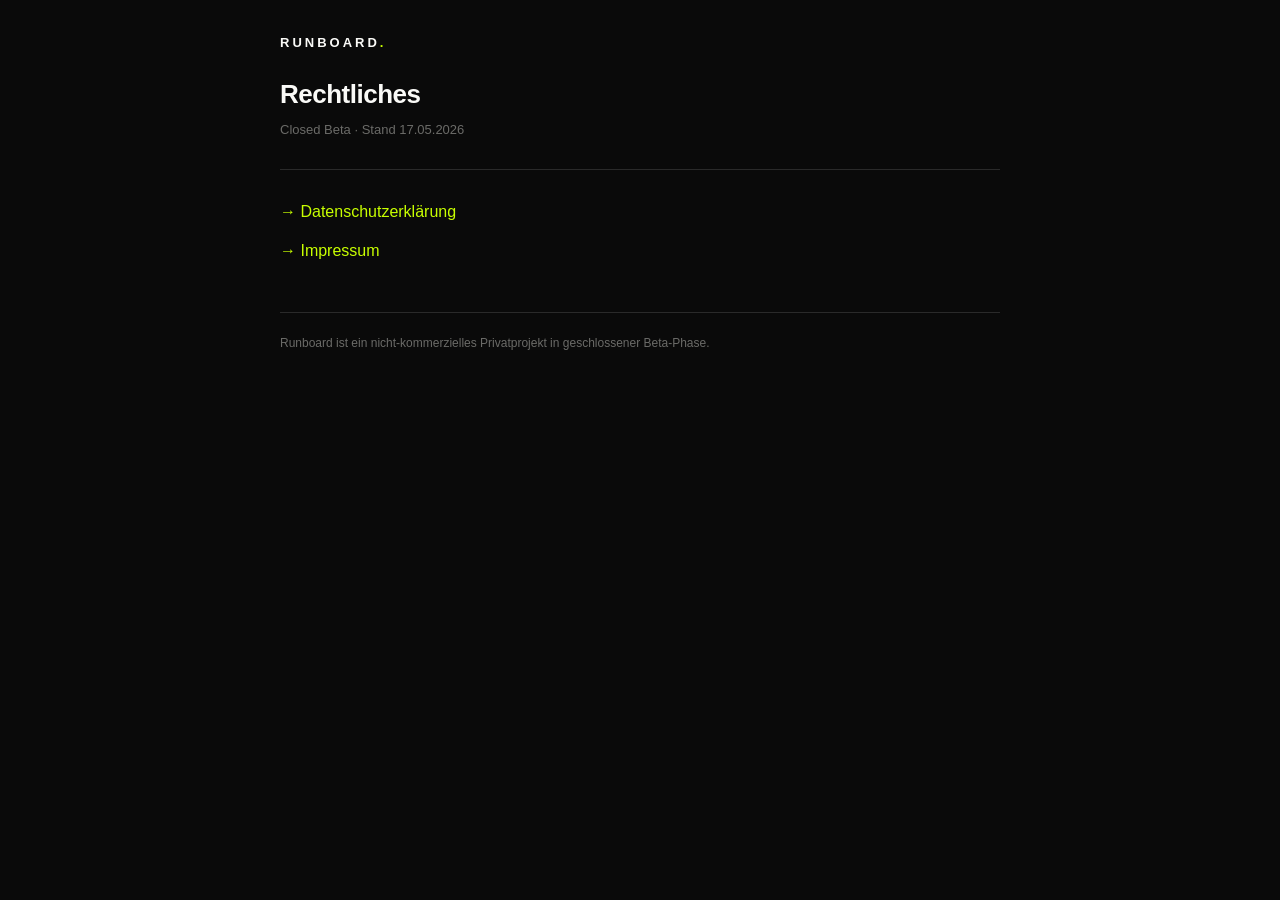
<file: index.html>
<!DOCTYPE html>
<html lang="de">
<head>
<meta charset="UTF-8" />
<meta name="viewport" content="width=device-width, initial-scale=1" />
<meta name="robots" content="noindex" />
<title>Runboard — Rechtliches</title>
<link rel="stylesheet" href="styles.css" />
</head>
<body>
<div class="wrap">
  <div class="brand">RUNBOARD<span class="dot">.</span></div>
  <h1>Rechtliches</h1>
  <p class="meta">Closed Beta · Stand 17.05.2026</p>
  <hr />
  <p><a href="privacy.html">→ Datenschutzerklärung</a></p>
  <p><a href="impressum.html">→ Impressum</a></p>
  <div class="footer">
    Runboard ist ein nicht-kommerzielles Privatprojekt in geschlossener Beta-Phase.
  </div>
</div>
</body>
</html>
</file>
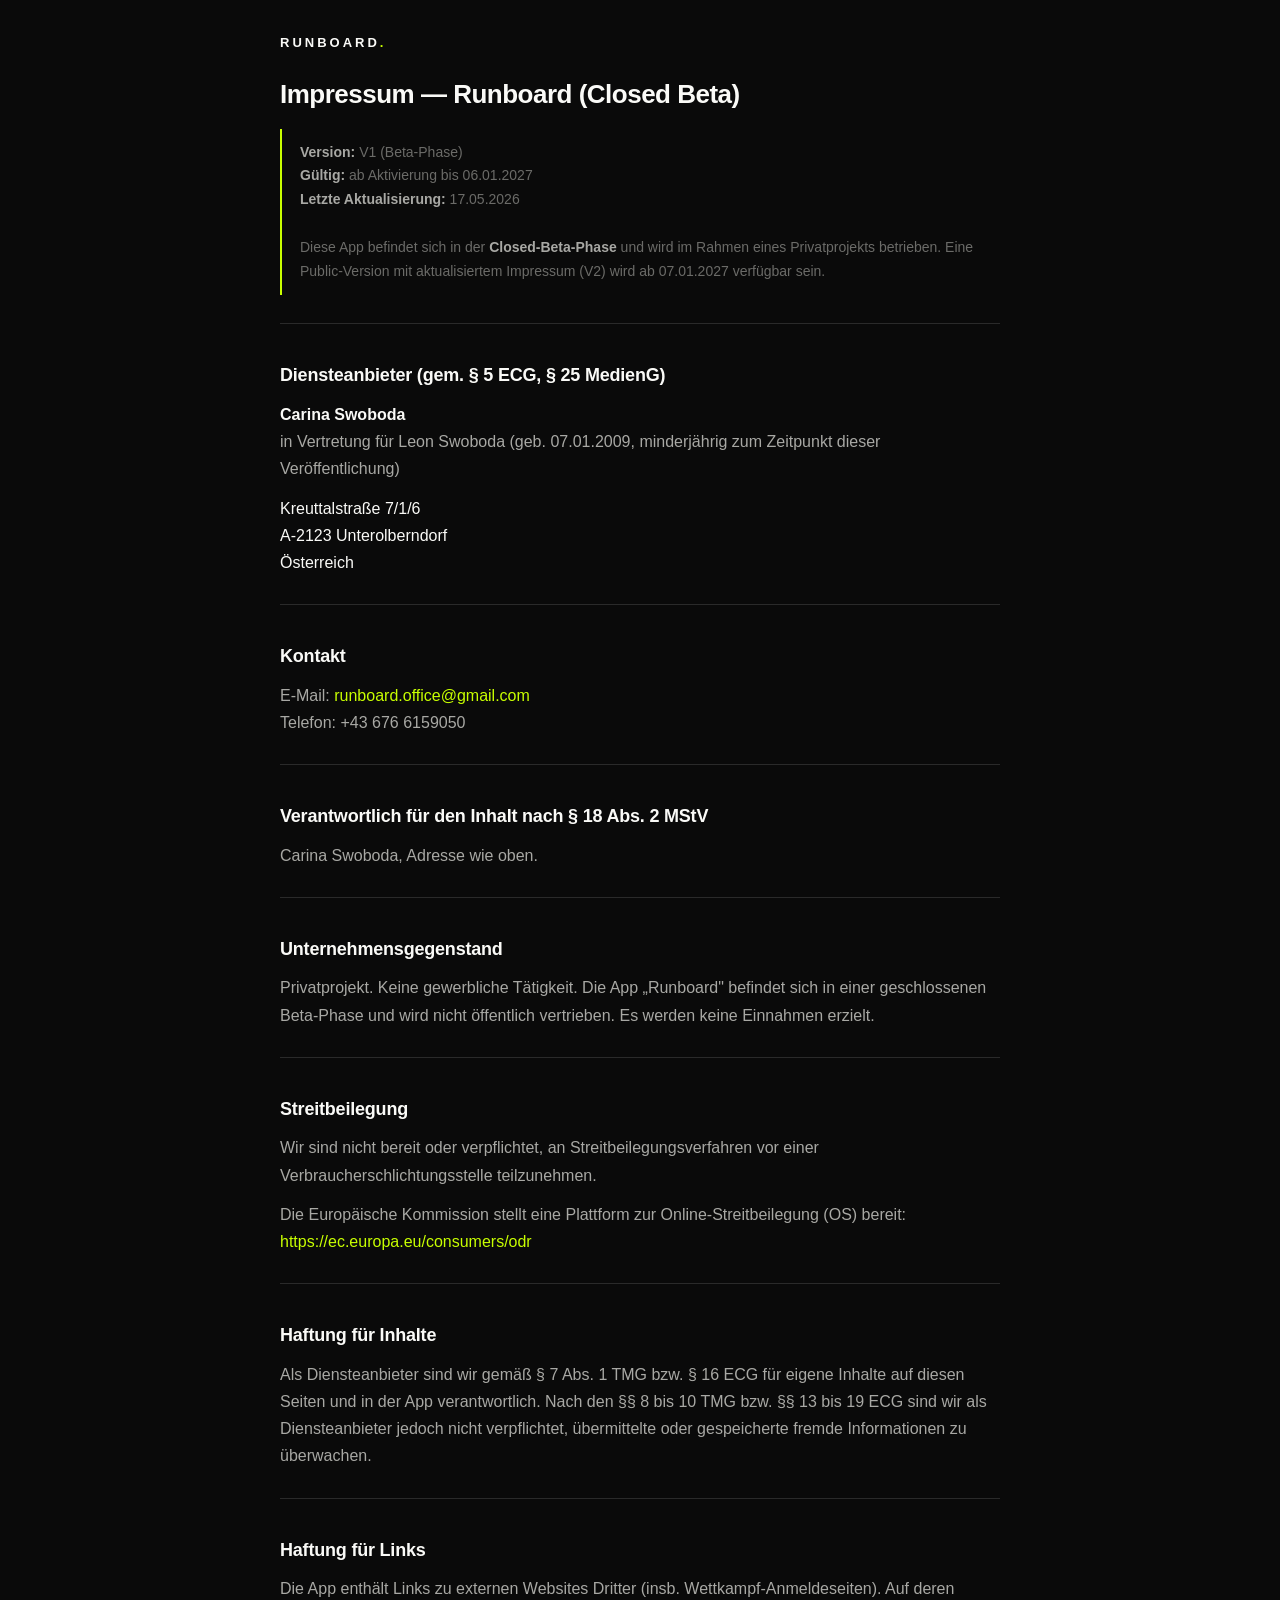
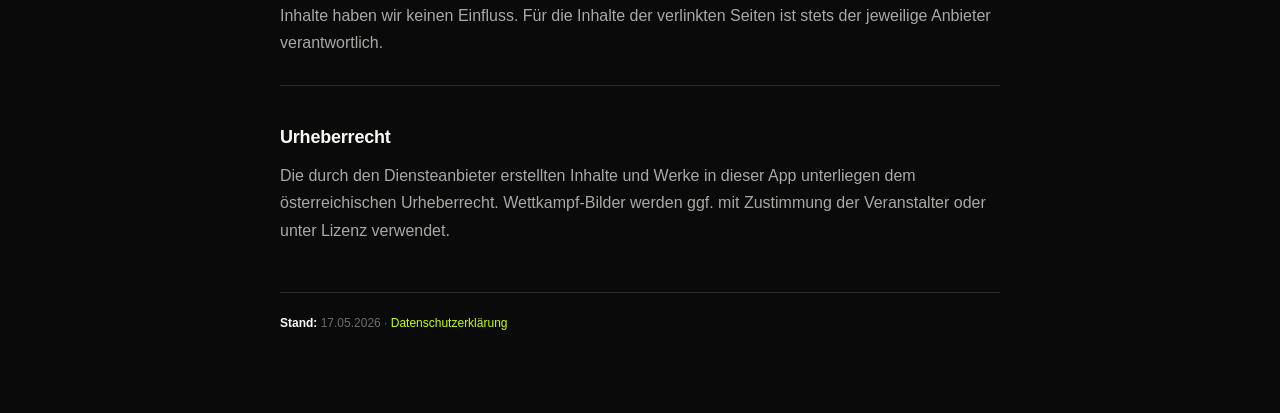
<file: impressum.html>
<!DOCTYPE html>
<html lang="de">
<head>
<meta charset="UTF-8" />
<meta name="viewport" content="width=device-width, initial-scale=1" />
<meta name="robots" content="noindex" />
<title>Impressum — Runboard</title>
<link rel="stylesheet" href="styles.css" />
</head>
<body>
<div class="wrap">
  <div class="brand">RUNBOARD<span class="dot">.</span></div>
  <h1>Impressum — Runboard (Closed Beta)</h1>

  <blockquote>
    <strong>Version:</strong> V1 (Beta-Phase)<br />
    <strong>Gültig:</strong> ab Aktivierung bis 06.01.2027<br />
    <strong>Letzte Aktualisierung:</strong> 17.05.2026<br /><br />
    Diese App befindet sich in der <strong>Closed-Beta-Phase</strong> und wird im Rahmen
    eines Privatprojekts betrieben. Eine Public-Version mit aktualisiertem Impressum (V2)
    wird ab 07.01.2027 verfügbar sein.
  </blockquote>

  <hr />

  <h2>Diensteanbieter (gem. § 5 ECG, § 25 MedienG)</h2>
  <p>
    <strong>Carina Swoboda</strong><br />
    in Vertretung für Leon Swoboda (geb. 07.01.2009, minderjährig zum Zeitpunkt dieser Veröffentlichung)
  </p>
  <p class="addr">
    Kreuttalstraße 7/1/6<br />
    A-2123 Unterolberndorf<br />
    Österreich
  </p>

  <hr />

  <h2>Kontakt</h2>
  <p>
    E-Mail: <a href="mailto:runboard.office@gmail.com">runboard.office@gmail.com</a><br />
    Telefon: +43 676 6159050
  </p>

  <hr />

  <h2>Verantwortlich für den Inhalt nach § 18 Abs. 2 MStV</h2>
  <p>Carina Swoboda, Adresse wie oben.</p>

  <hr />

  <h2>Unternehmensgegenstand</h2>
  <p>
    Privatprojekt. Keine gewerbliche Tätigkeit. Die App „Runboard" befindet sich in einer
    geschlossenen Beta-Phase und wird nicht öffentlich vertrieben. Es werden keine Einnahmen erzielt.
  </p>

  <hr />

  <h2>Streitbeilegung</h2>
  <p>
    Wir sind nicht bereit oder verpflichtet, an Streitbeilegungsverfahren vor einer
    Verbraucherschlichtungsstelle teilzunehmen.
  </p>
  <p>
    Die Europäische Kommission stellt eine Plattform zur Online-Streitbeilegung (OS) bereit:
    <a href="https://ec.europa.eu/consumers/odr" target="_blank" rel="noopener">https://ec.europa.eu/consumers/odr</a>
  </p>

  <hr />

  <h2>Haftung für Inhalte</h2>
  <p>
    Als Diensteanbieter sind wir gemäß § 7 Abs. 1 TMG bzw. § 16 ECG für eigene Inhalte auf
    diesen Seiten und in der App verantwortlich. Nach den §§ 8 bis 10 TMG bzw. §§ 13 bis 19 ECG
    sind wir als Diensteanbieter jedoch nicht verpflichtet, übermittelte oder gespeicherte
    fremde Informationen zu überwachen.
  </p>

  <hr />

  <h2>Haftung für Links</h2>
  <p>
    Die App enthält Links zu externen Websites Dritter (insb. Wettkampf-Anmeldeseiten).
    Auf deren Inhalte haben wir keinen Einfluss. Für die Inhalte der verlinkten Seiten ist
    stets der jeweilige Anbieter verantwortlich.
  </p>

  <hr />

  <h2>Urheberrecht</h2>
  <p>
    Die durch den Diensteanbieter erstellten Inhalte und Werke in dieser App unterliegen dem
    österreichischen Urheberrecht. Wettkampf-Bilder werden ggf. mit Zustimmung der Veranstalter
    oder unter Lizenz verwendet.
  </p>

  <div class="footer">
    <strong>Stand:</strong> 17.05.2026 ·
    <a href="privacy.html">Datenschutzerklärung</a>
  </div>
</div>
</body>
</html>
</file>
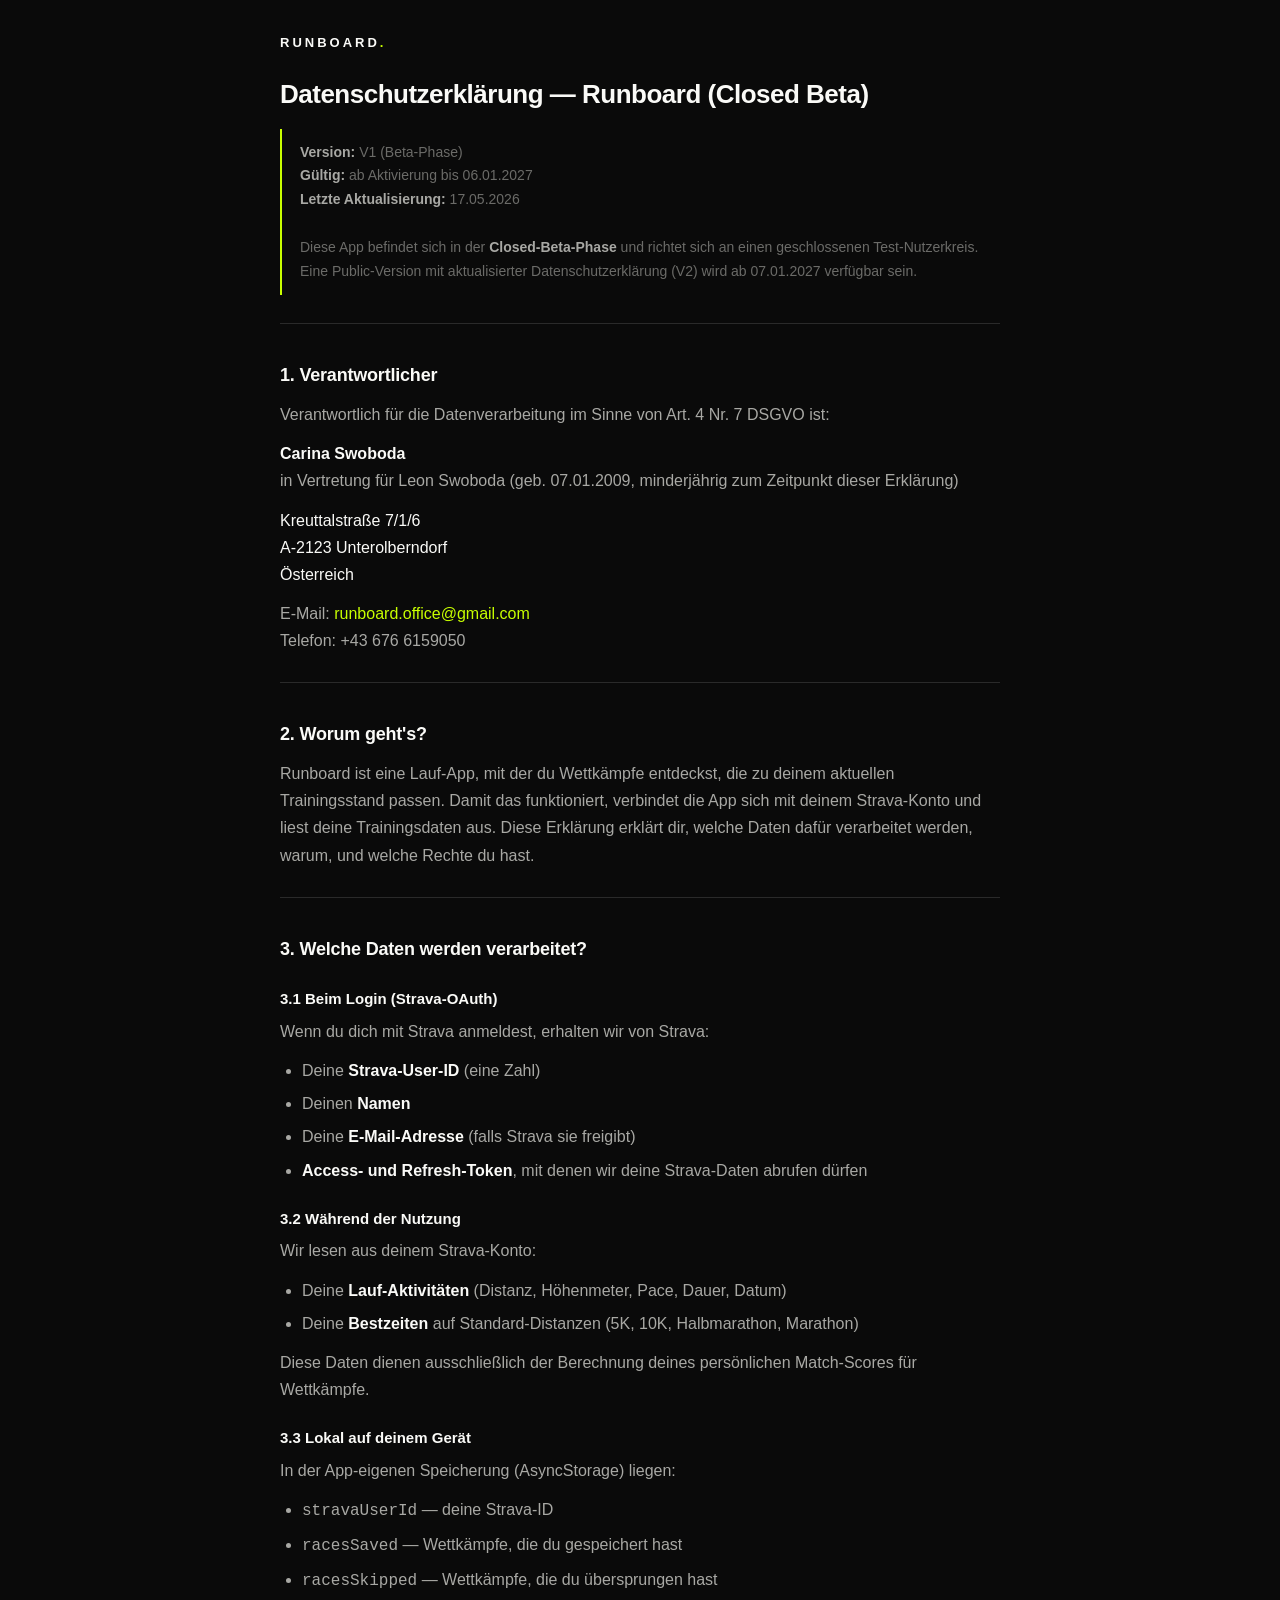
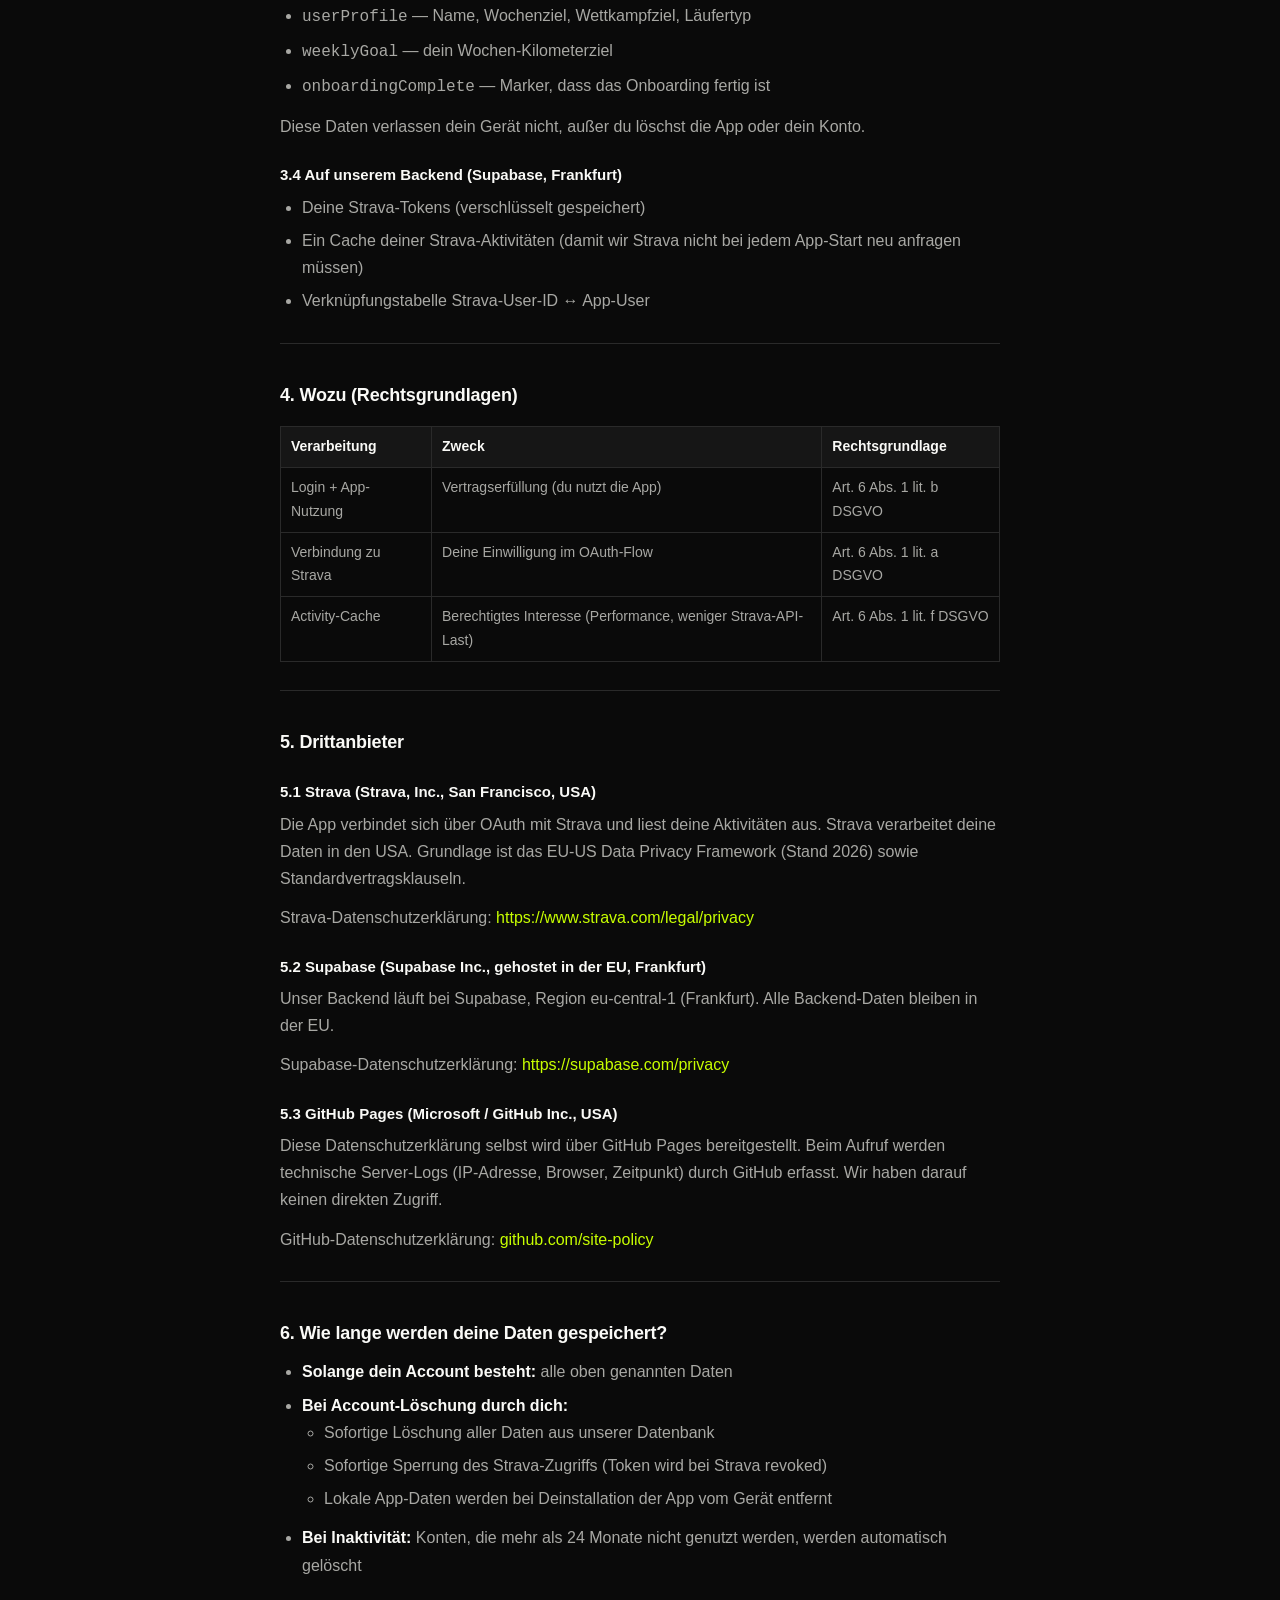
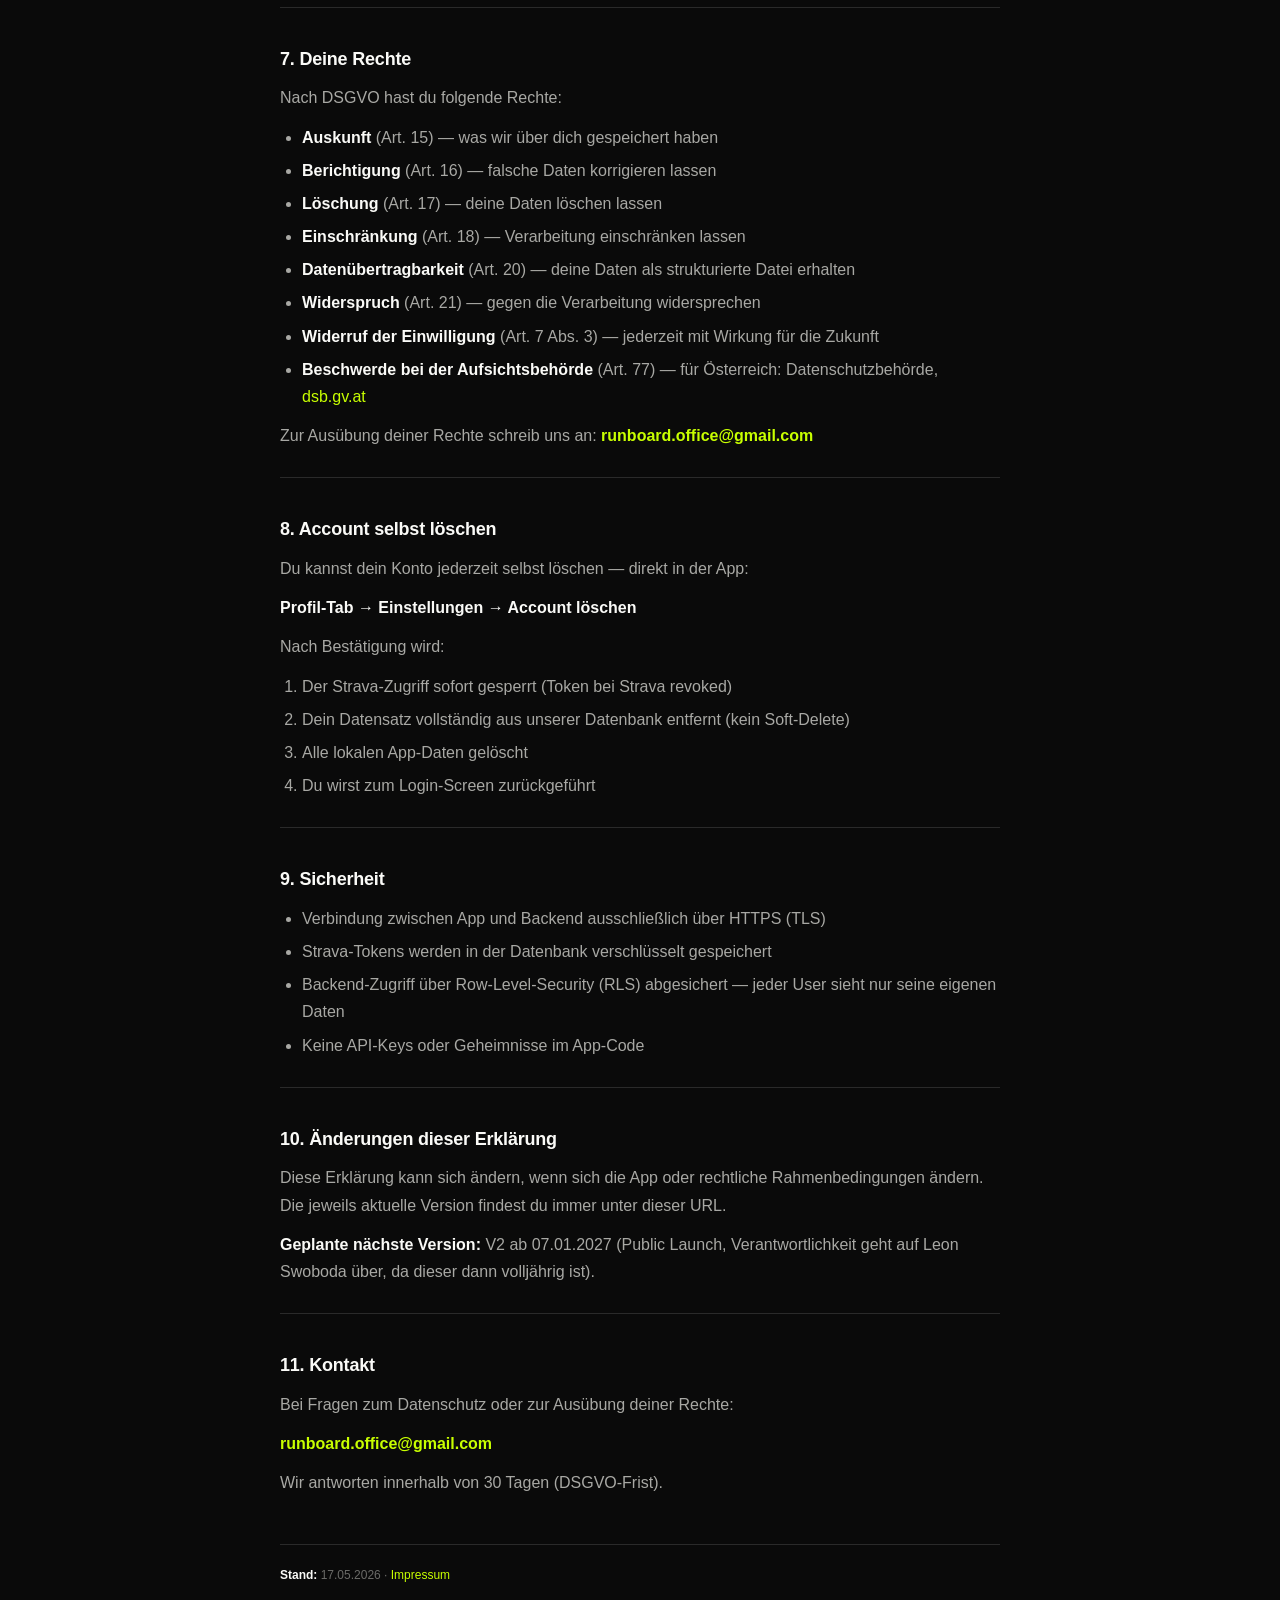
<file: privacy.html>
<!DOCTYPE html>
<html lang="de">
<head>
<meta charset="UTF-8" />
<meta name="viewport" content="width=device-width, initial-scale=1" />
<meta name="robots" content="noindex" />
<title>Datenschutzerklärung — Runboard</title>
<link rel="stylesheet" href="styles.css" />
</head>
<body>
<div class="wrap">
  <div class="brand">RUNBOARD<span class="dot">.</span></div>
  <h1>Datenschutzerklärung — Runboard (Closed Beta)</h1>

  <blockquote>
    <strong>Version:</strong> V1 (Beta-Phase)<br />
    <strong>Gültig:</strong> ab Aktivierung bis 06.01.2027<br />
    <strong>Letzte Aktualisierung:</strong> 17.05.2026<br /><br />
    Diese App befindet sich in der <strong>Closed-Beta-Phase</strong> und richtet sich an einen
    geschlossenen Test-Nutzerkreis. Eine Public-Version mit aktualisierter Datenschutzerklärung
    (V2) wird ab 07.01.2027 verfügbar sein.
  </blockquote>

  <hr />

  <h2>1. Verantwortlicher</h2>
  <p>Verantwortlich für die Datenverarbeitung im Sinne von Art. 4 Nr. 7 DSGVO ist:</p>
  <p>
    <strong>Carina Swoboda</strong><br />
    in Vertretung für Leon Swoboda (geb. 07.01.2009, minderjährig zum Zeitpunkt dieser Erklärung)
  </p>
  <p class="addr">
    Kreuttalstraße 7/1/6<br />
    A-2123 Unterolberndorf<br />
    Österreich
  </p>
  <p>
    E-Mail: <a href="mailto:runboard.office@gmail.com">runboard.office@gmail.com</a><br />
    Telefon: +43 676 6159050
  </p>

  <hr />

  <h2>2. Worum geht's?</h2>
  <p>
    Runboard ist eine Lauf-App, mit der du Wettkämpfe entdeckst, die zu deinem aktuellen
    Trainingsstand passen. Damit das funktioniert, verbindet die App sich mit deinem
    Strava-Konto und liest deine Trainingsdaten aus. Diese Erklärung erklärt dir, welche
    Daten dafür verarbeitet werden, warum, und welche Rechte du hast.
  </p>

  <hr />

  <h2>3. Welche Daten werden verarbeitet?</h2>

  <h3>3.1 Beim Login (Strava-OAuth)</h3>
  <p>Wenn du dich mit Strava anmeldest, erhalten wir von Strava:</p>
  <ul>
    <li>Deine <strong>Strava-User-ID</strong> (eine Zahl)</li>
    <li>Deinen <strong>Namen</strong></li>
    <li>Deine <strong>E-Mail-Adresse</strong> (falls Strava sie freigibt)</li>
    <li><strong>Access- und Refresh-Token</strong>, mit denen wir deine Strava-Daten abrufen dürfen</li>
  </ul>

  <h3>3.2 Während der Nutzung</h3>
  <p>Wir lesen aus deinem Strava-Konto:</p>
  <ul>
    <li>Deine <strong>Lauf-Aktivitäten</strong> (Distanz, Höhenmeter, Pace, Dauer, Datum)</li>
    <li>Deine <strong>Bestzeiten</strong> auf Standard-Distanzen (5K, 10K, Halbmarathon, Marathon)</li>
  </ul>
  <p>Diese Daten dienen ausschließlich der Berechnung deines persönlichen Match-Scores für Wettkämpfe.</p>

  <h3>3.3 Lokal auf deinem Gerät</h3>
  <p>In der App-eigenen Speicherung (AsyncStorage) liegen:</p>
  <ul>
    <li><code>stravaUserId</code> — deine Strava-ID</li>
    <li><code>racesSaved</code> — Wettkämpfe, die du gespeichert hast</li>
    <li><code>racesSkipped</code> — Wettkämpfe, die du übersprungen hast</li>
    <li><code>userProfile</code> — Name, Wochenziel, Wettkampfziel, Läufertyp</li>
    <li><code>weeklyGoal</code> — dein Wochen-Kilometerziel</li>
    <li><code>onboardingComplete</code> — Marker, dass das Onboarding fertig ist</li>
  </ul>
  <p>Diese Daten verlassen dein Gerät nicht, außer du löschst die App oder dein Konto.</p>

  <h3>3.4 Auf unserem Backend (Supabase, Frankfurt)</h3>
  <ul>
    <li>Deine Strava-Tokens (verschlüsselt gespeichert)</li>
    <li>Ein Cache deiner Strava-Aktivitäten (damit wir Strava nicht bei jedem App-Start neu anfragen müssen)</li>
    <li>Verknüpfungstabelle Strava-User-ID ↔ App-User</li>
  </ul>

  <hr />

  <h2>4. Wozu (Rechtsgrundlagen)</h2>
  <table>
    <thead>
      <tr><th>Verarbeitung</th><th>Zweck</th><th>Rechtsgrundlage</th></tr>
    </thead>
    <tbody>
      <tr><td>Login + App-Nutzung</td><td>Vertragserfüllung (du nutzt die App)</td><td>Art. 6 Abs. 1 lit. b DSGVO</td></tr>
      <tr><td>Verbindung zu Strava</td><td>Deine Einwilligung im OAuth-Flow</td><td>Art. 6 Abs. 1 lit. a DSGVO</td></tr>
      <tr><td>Activity-Cache</td><td>Berechtigtes Interesse (Performance, weniger Strava-API-Last)</td><td>Art. 6 Abs. 1 lit. f DSGVO</td></tr>
    </tbody>
  </table>

  <hr />

  <h2>5. Drittanbieter</h2>

  <h3>5.1 Strava (Strava, Inc., San Francisco, USA)</h3>
  <p>
    Die App verbindet sich über OAuth mit Strava und liest deine Aktivitäten aus. Strava
    verarbeitet deine Daten in den USA. Grundlage ist das EU-US Data Privacy Framework
    (Stand 2026) sowie Standardvertragsklauseln.
  </p>
  <p>Strava-Datenschutzerklärung: <a href="https://www.strava.com/legal/privacy" target="_blank" rel="noopener">https://www.strava.com/legal/privacy</a></p>

  <h3>5.2 Supabase (Supabase Inc., gehostet in der EU, Frankfurt)</h3>
  <p>Unser Backend läuft bei Supabase, Region eu-central-1 (Frankfurt). Alle Backend-Daten bleiben in der EU.</p>
  <p>Supabase-Datenschutzerklärung: <a href="https://supabase.com/privacy" target="_blank" rel="noopener">https://supabase.com/privacy</a></p>

  <h3>5.3 GitHub Pages (Microsoft / GitHub Inc., USA)</h3>
  <p>
    Diese Datenschutzerklärung selbst wird über GitHub Pages bereitgestellt. Beim Aufruf werden
    technische Server-Logs (IP-Adresse, Browser, Zeitpunkt) durch GitHub erfasst. Wir haben
    darauf keinen direkten Zugriff.
  </p>
  <p>GitHub-Datenschutzerklärung: <a href="https://docs.github.com/en/site-policy/privacy-policies/github-general-privacy-statement" target="_blank" rel="noopener">github.com/site-policy</a></p>

  <hr />

  <h2>6. Wie lange werden deine Daten gespeichert?</h2>
  <ul>
    <li><strong>Solange dein Account besteht:</strong> alle oben genannten Daten</li>
    <li><strong>Bei Account-Löschung durch dich:</strong>
      <ul>
        <li>Sofortige Löschung aller Daten aus unserer Datenbank</li>
        <li>Sofortige Sperrung des Strava-Zugriffs (Token wird bei Strava revoked)</li>
        <li>Lokale App-Daten werden bei Deinstallation der App vom Gerät entfernt</li>
      </ul>
    </li>
    <li><strong>Bei Inaktivität:</strong> Konten, die mehr als 24 Monate nicht genutzt werden, werden automatisch gelöscht</li>
  </ul>

  <hr />

  <h2>7. Deine Rechte</h2>
  <p>Nach DSGVO hast du folgende Rechte:</p>
  <ul>
    <li><strong>Auskunft</strong> (Art. 15) — was wir über dich gespeichert haben</li>
    <li><strong>Berichtigung</strong> (Art. 16) — falsche Daten korrigieren lassen</li>
    <li><strong>Löschung</strong> (Art. 17) — deine Daten löschen lassen</li>
    <li><strong>Einschränkung</strong> (Art. 18) — Verarbeitung einschränken lassen</li>
    <li><strong>Datenübertragbarkeit</strong> (Art. 20) — deine Daten als strukturierte Datei erhalten</li>
    <li><strong>Widerspruch</strong> (Art. 21) — gegen die Verarbeitung widersprechen</li>
    <li><strong>Widerruf der Einwilligung</strong> (Art. 7 Abs. 3) — jederzeit mit Wirkung für die Zukunft</li>
    <li><strong>Beschwerde bei der Aufsichtsbehörde</strong> (Art. 77) — für Österreich: Datenschutzbehörde, <a href="https://www.dsb.gv.at" target="_blank" rel="noopener">dsb.gv.at</a></li>
  </ul>
  <p>Zur Ausübung deiner Rechte schreib uns an: <strong><a href="mailto:runboard.office@gmail.com">runboard.office@gmail.com</a></strong></p>

  <hr />

  <h2>8. Account selbst löschen</h2>
  <p>Du kannst dein Konto jederzeit selbst löschen — direkt in der App:</p>
  <p><strong>Profil-Tab → Einstellungen → Account löschen</strong></p>
  <p>Nach Bestätigung wird:</p>
  <ol>
    <li>Der Strava-Zugriff sofort gesperrt (Token bei Strava revoked)</li>
    <li>Dein Datensatz vollständig aus unserer Datenbank entfernt (kein Soft-Delete)</li>
    <li>Alle lokalen App-Daten gelöscht</li>
    <li>Du wirst zum Login-Screen zurückgeführt</li>
  </ol>

  <hr />

  <h2>9. Sicherheit</h2>
  <ul>
    <li>Verbindung zwischen App und Backend ausschließlich über HTTPS (TLS)</li>
    <li>Strava-Tokens werden in der Datenbank verschlüsselt gespeichert</li>
    <li>Backend-Zugriff über Row-Level-Security (RLS) abgesichert — jeder User sieht nur seine eigenen Daten</li>
    <li>Keine API-Keys oder Geheimnisse im App-Code</li>
  </ul>

  <hr />

  <h2>10. Änderungen dieser Erklärung</h2>
  <p>
    Diese Erklärung kann sich ändern, wenn sich die App oder rechtliche Rahmenbedingungen
    ändern. Die jeweils aktuelle Version findest du immer unter dieser URL.
  </p>
  <p>
    <strong>Geplante nächste Version:</strong> V2 ab 07.01.2027 (Public Launch,
    Verantwortlichkeit geht auf Leon Swoboda über, da dieser dann volljährig ist).
  </p>

  <hr />

  <h2>11. Kontakt</h2>
  <p>Bei Fragen zum Datenschutz oder zur Ausübung deiner Rechte:</p>
  <p><strong><a href="mailto:runboard.office@gmail.com">runboard.office@gmail.com</a></strong></p>
  <p>Wir antworten innerhalb von 30 Tagen (DSGVO-Frist).</p>

  <div class="footer">
    <strong>Stand:</strong> 17.05.2026 ·
    <a href="impressum.html">Impressum</a>
  </div>
</div>
</body>
</html>
</file>
<file: styles.css>
/* Runboard Legal — Porsche-Minimal, auf Lesbarkeit optimiert */
:root {
  --night: #0A0A0A;
  --paper: #FAFAF7;
  --graphite: #161616;
  --lime: #C8FF00;
  --dust: #6B6B68;
  --line: #2A2A2A;
  --fog: #A8A8A4;
}
* { box-sizing: border-box; margin: 0; padding: 0; }
html { -webkit-text-size-adjust: 100%; }
body {
  background: var(--night);
  color: var(--fog);
  font-family: -apple-system, BlinkMacSystemFont, "Segoe UI", Roboto, Helvetica, Arial, sans-serif;
  line-height: 1.7;
  font-size: 16px;
  padding: 32px 20px 80px;
}
.wrap { max-width: 720px; margin: 0 auto; }
.brand {
  font-weight: 800;
  letter-spacing: 3px;
  font-size: 13px;
  color: var(--paper);
  text-transform: uppercase;
  margin-bottom: 4px;
}
.brand .dot { color: var(--lime); }
h1 {
  color: var(--paper);
  font-size: 26px;
  font-weight: 800;
  letter-spacing: -0.5px;
  margin: 24px 0 8px;
  line-height: 1.25;
}
h2 {
  color: var(--paper);
  font-size: 18px;
  font-weight: 700;
  margin: 36px 0 10px;
  letter-spacing: -0.2px;
}
h3 {
  color: var(--paper);
  font-size: 15px;
  font-weight: 700;
  margin: 22px 0 6px;
}
p, li { margin-bottom: 12px; }
ul, ol { margin: 0 0 12px 22px; }
li { margin-bottom: 6px; }
strong { color: var(--paper); font-weight: 700; }
a { color: var(--lime); text-decoration: none; word-break: break-word; }
a:hover { text-decoration: underline; }
hr { border: 0; border-top: 1px solid var(--line); margin: 28px 0; }
blockquote {
  border-left: 2px solid var(--lime);
  padding: 12px 0 12px 18px;
  margin: 18px 0;
  color: var(--dust);
  font-size: 14px;
}
blockquote strong { color: var(--fog); }
table {
  width: 100%;
  border-collapse: collapse;
  margin: 16px 0;
  font-size: 14px;
}
th, td {
  border: 1px solid var(--line);
  padding: 8px 10px;
  text-align: left;
  vertical-align: top;
}
th { color: var(--paper); background: var(--graphite); font-weight: 700; }
.addr { color: var(--paper); }
.meta { color: var(--dust); font-size: 13px; }
.backlink {
  display: inline-block;
  margin-top: 40px;
  font-size: 12px;
  letter-spacing: 2px;
  text-transform: uppercase;
  font-weight: 700;
  color: var(--dust);
}
.footer {
  margin-top: 48px;
  padding-top: 20px;
  border-top: 1px solid var(--line);
  font-size: 12px;
  color: var(--dust);
}
</file>
